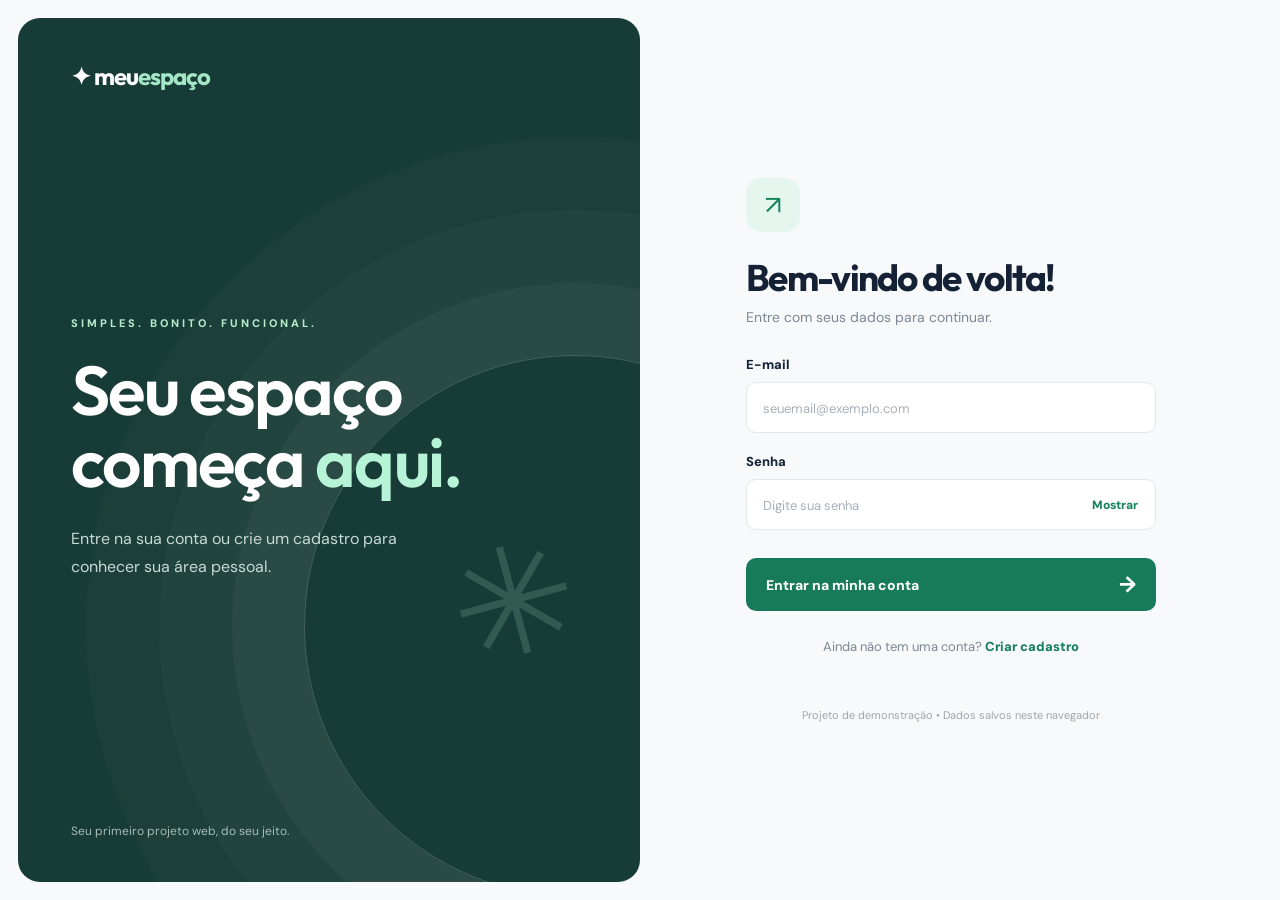
<file: index.html>
<!DOCTYPE html>
<html lang="pt-BR">
<head>
    <meta charset="UTF-8">
    <meta name="viewport" content="width=device-width, initial-scale=1.0">
    <title>Login | Meu Espaço</title>
    <link rel="stylesheet" href="style.css">
    <script defer src="script.js"></script>
</head>

<body data-page="login">
    <main class="layout">

        <section class="brand-panel">
            <div class="logo">✦ meu<span>espaço</span></div>

            <div class="brand-content">
                <div class="eyebrow">SIMPLES. BONITO. FUNCIONAL.</div>
                <h1>Seu espaço<br>começa <em>aqui.</em></h1>
                <p>Entre na sua conta ou crie um cadastro para conhecer sua área pessoal.</p>
            </div>

            <div class="brand-footer">Seu primeiro projeto web, do seu jeito.</div>
        </section>

        <section class="form-panel">
            <div class="form-card">
                <div class="mobile-logo">✦ meuespaço</div>
                <div class="form-icon">↗</div>

                <h2>Bem-vindo de volta!</h2>
                <p class="subtitle">Entre com seus dados para continuar.</p>

                <div id="alert" class="alert" role="status"></div>

                <form id="loginForm">
                    <label for="email">E-mail</label>
                    <input
                        type="email"
                        id="email"
                        placeholder="seuemail@exemplo.com"
                        required
                    >

                    <label for="password">Senha</label>
                    <div class="password-wrap">
                        <input
                            type="password"
                            id="password"
                            placeholder="Digite sua senha"
                            required
                        >
                        <button type="button" class="show-password" data-toggle="password">
                            Mostrar
                        </button>
                    </div>

                    <button type="submit" class="primary-btn">
                        Entrar na minha conta <span>→</span>
                    </button>
                </form>

                <p class="form-bottom">
                    Ainda não tem uma conta?
                    <a href="cadastro.html">Criar cadastro</a>
                </p>
            </div>
            <p class="note">Projeto de demonstração • Dados salvos neste navegador</p>
        </section>

    </main>
</body>
</html>
</file>
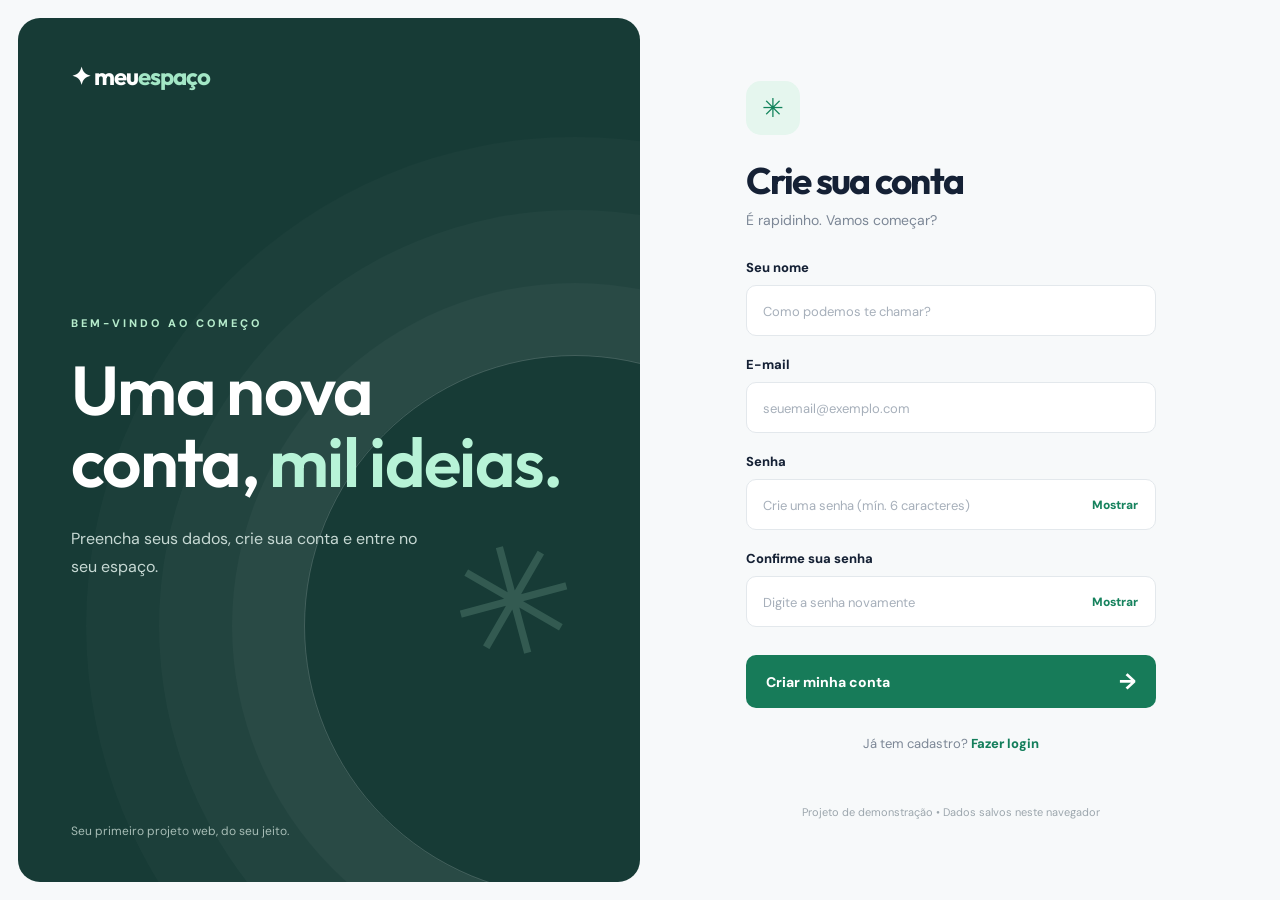
<file: cadastro.html>
<!DOCTYPE html>
<html lang="pt-BR">
<head>
    <meta charset="UTF-8">
    <meta name="viewport" content="width=device-width, initial-scale=1.0">
    <title>Cadastro | Meu Espaço</title>
    <link rel="stylesheet" href="style.css">
    <script defer src="script.js"></script>
</head>

<body data-page="cadastro">
    <main class="layout">

        <section class="brand-panel">
            <div class="logo">✦ meu<span>espaço</span></div>

            <div class="brand-content">
                <div class="eyebrow">BEM-VINDO AO COMEÇO</div>
                <h1>Uma nova<br>conta, <em>mil ideias.</em></h1>
                <p>Preencha seus dados, crie sua conta e entre no seu espaço.</p>
            </div>

            <div class="brand-footer">Seu primeiro projeto web, do seu jeito.</div>
        </section>

        <section class="form-panel">
            <div class="form-card">
                <div class="mobile-logo">✦ meuespaço</div>
                <div class="form-icon">✳</div>

                <h2>Crie sua conta</h2>
                <p class="subtitle">É rapidinho. Vamos começar?</p>

                <div id="alert" class="alert" role="status"></div>

                <form id="registerForm">

                    <label for="name">Seu nome</label>
                    <input
                        type="text"
                        id="name"
                        placeholder="Como podemos te chamar?"
                        minlength="2"
                        required
                    >

                    <label for="email">E-mail</label>
                    <input
                        type="email"
                        id="email"
                        placeholder="seuemail@exemplo.com"
                        required
                    >

                    <label for="password">Senha</label>
                    <div class="password-wrap">
                        <input
                            type="password"
                            id="password"
                            placeholder="Crie uma senha (mín. 6 caracteres)"
                            minlength="6"
                            required
                        >
                        <button type="button" class="show-password" data-toggle="password">
                            Mostrar
                        </button>
                    </div>

                    <label for="confirmPassword">Confirme sua senha</label>
                    <div class="password-wrap">
                        <input
                            type="password"
                            id="confirmPassword"
                            placeholder="Digite a senha novamente"
                            minlength="6"
                            required
                        >
                        <button type="button" class="show-password" data-toggle="confirmPassword">
                            Mostrar
                        </button>
                    </div>

                    <button type="submit" class="primary-btn">
                        Criar minha conta <span>→</span>
                    </button>
                </form>

                <p class="form-bottom">
                    Já tem cadastro?
                    <a href="index.html">Fazer login</a>
                </p>
            </div>
            <p class="note">Projeto de demonstração • Dados salvos neste navegador</p>
        </section>

    </main>
</body>
</html>
</file>
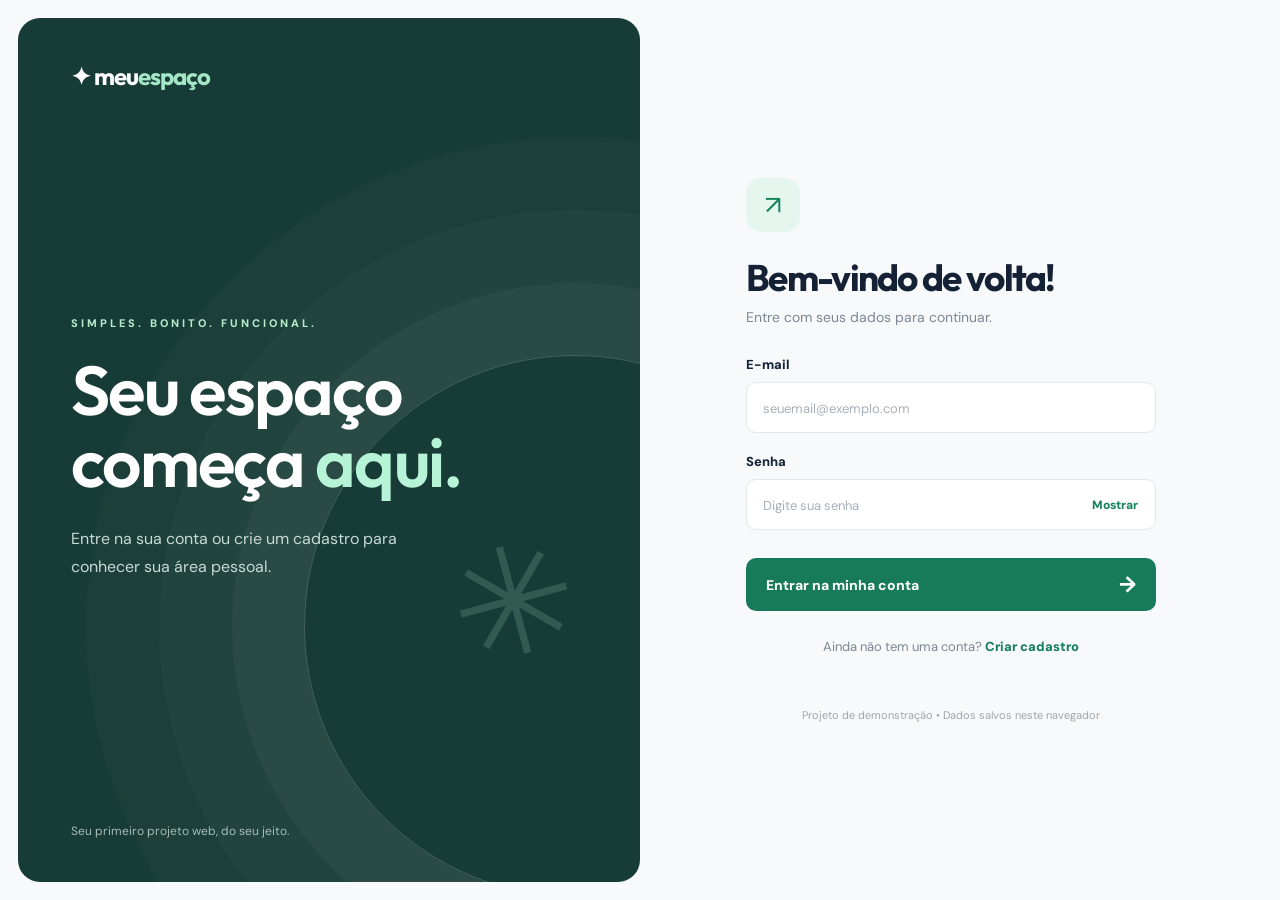
<file: home.html>
<!DOCTYPE html>
<html lang="pt-BR">
<head>
    <meta charset="UTF-8">
    <meta name="viewport" content="width=device-width, initial-scale=1.0">
    <title>Início | Meu Espaço</title>
    <link rel="stylesheet" href="style.css">
    <script defer src="script.js"></script>
</head>

<body data-page="home" class="home-page">

    <header class="home-header">
        <div class="logo">✦ meu<span>espaço</span></div>
        <button id="logoutBtn" class="outline-btn">Sair da conta ↗</button>
    </header>

    <main class="home-main">

        <div class="success-mark">✓</div>

        <div class="eyebrow dark-eyebrow">
            LOGIN REALIZADO COM SUCESSO
        </div>

        <h1>Bem-vindo(a),<br><em id="welcomeName">visitante</em>!</h1>

        <p>Você criou sua conta e entrou no sistema. Tá funcionando direitinho! 🚀</p>

        <div class="welcome-card">
            <span class="status-dot"></span>
            <div>
                <strong>Tudo certo por aqui!</strong>
                <small>Seu primeiro sistema de login está rodando.</small>
            </div>
        </div>

        <button id="logoutMainBtn" class="primary-btn home-logout">
            Sair e voltar ao login <span>→</span>
        </button>

    </main>

    <footer class="home-footer">
        Feito com HTML, CSS e JavaScript ✦
    </footer>

</body>
</html>
</file>
<file: style.css>
@import url('https://fonts.googleapis.com/css2?family=DM+Sans:wght@400;500;600;700;800&family=Outfit:wght@400;500;600;700;800&display=swap');

:root {
    --navy: #152135;
    --mint: #b7f3d7;
    --green: #15815e;
    --muted: #7c8796;
    --border: #e3e8ec;
}

* {
    box-sizing: border-box;
}

body {
    margin: 0;
    font-family: 'DM Sans', Arial, sans-serif;
    color: var(--navy);
    background: #f7f9fa;
}

button, input {
    font: inherit;
}

button {
    cursor: pointer;
}

a {
    color: #137e5b;
    text-decoration: none;
    font-weight: 800;
}

a:hover {
    text-decoration: underline;
}

/* Layout principal */

.layout {
    display: grid;
    grid-template-columns: 1fr 1fr;
    min-height: 100vh;
    padding: 18px;
}

/* Painel esquerdo */

.brand-panel {
    position: relative;
    display: flex;
    flex-direction: column;
    justify-content: space-between;
    overflow: hidden;
    min-height: 600px;
    background: #173b36;
    border-radius: 22px;
    padding: 43px 53px;
    color: white;
}

.brand-panel::before {
    content: "";
    position: absolute;
    width: 540px;
    height: 540px;
    border: 1px solid #ffffff30;
    border-radius: 50%;
    left: 46%;
    top: 39%;
    box-shadow:
        0 0 0 72px #ffffff08,
        0 0 0 145px #ffffff07,
        0 0 0 218px #ffffff05;
}

.brand-panel::after {
    content: "✳";
    position: absolute;
    right: 10%;
    bottom: 21%;
    font-size: 150px;
    color: #b7f3d72c;
    transform: rotate(-15deg);
}

.logo {
    position: relative;
    z-index: 1;
    font-family: Outfit, Arial, sans-serif;
    font-size: 24px;
    font-weight: 700;
    letter-spacing: -1px;
}

.logo span {
    color: #a3e7c6;
}

.brand-content {
    position: relative;
    z-index: 1;
    max-width: 550px;
}

.eyebrow {
    font-weight: 800;
    letter-spacing: 3px;
    font-size: 11px;
    color: #b6eccc;
    margin-bottom: 24px;
}

h1, h2 {
    font-family: Outfit, Arial, sans-serif;
    letter-spacing: -1.7px;
}

.brand-content h1 {
    font-size: clamp(55px, 5.4vw, 95px);
    font-weight: 600;
    line-height: 1.04;
    margin: 0 0 27px;
}

.brand-content h1 em,
.home-main h1 em {
    font-style: normal;
    color: var(--mint);
}

.brand-content p {
    font-size: 16px;
    color: #c7d9d4;
    line-height: 1.8;
    max-width: 350px;
}

.brand-footer {
    position: relative;
    z-index: 1;
    color: #a6bcb5;
    font-size: 12px;
}

/* Formulários */

.form-panel {
    display: flex;
    align-items: center;
    justify-content: center;
    flex-direction: column;
    padding: 35px 30px;
}

.form-card {
    width: 100%;
    max-width: 410px;
}

.mobile-logo {
    display: none;
}

.form-icon {
    display: grid;
    place-items: center;
    width: 54px;
    height: 54px;
    background: #e5f6ee;
    border-radius: 15px;
    color: #12835c;
    font-size: 26px;
    margin-bottom: 25px;
}

h2 {
    font-size: 37px;
    line-height: 1.15;
    margin: 0 0 9px;
}

.subtitle {
    color: var(--muted);
    font-size: 14px;
    margin: 0 0 30px;
}

.form-card label {
    display: block;
    font-size: 13px;
    font-weight: 800;
    margin: 20px 0 9px;
}

.form-card input {
    width: 100%;
    height: 51px;
    padding: 0 16px;
    border: 1px solid var(--border);
    border-radius: 10px;
    outline: none;
    background: white;
    color: #1c2c3e;
    transition: 0.2s;
}

.form-card input:focus {
    border-color: #2ca87a;
    box-shadow: 0 0 0 3px #2ca87a17;
}

.form-card input::placeholder {
    color: #a6afba;
    font-size: 13px;
}

.password-wrap {
    position: relative;
}

.password-wrap input {
    padding-right: 90px;
}

.show-password {
    position: absolute;
    right: 10px;
    top: 50%;
    transform: translateY(-50%);
    border: none;
    background: transparent;
    color: #16825d;
    font-size: 12px;
    font-weight: 800;
    padding: 8px;
}

/* Botões */

.primary-btn {
    display: flex;
    align-items: center;
    justify-content: space-between;
    width: 100%;
    margin-top: 28px;
    background: #177b59;
    color: white;
    border: none;
    border-radius: 10px;
    min-height: 53px;
    padding: 0 20px;
    font-weight: 800;
    font-size: 14px;
    transition: 0.2s;
}

.primary-btn span {
    font-size: 22px;
}

.primary-btn:hover {
    background: #0e6447;
    transform: translateY(-1px);
}

.form-bottom {
    text-align: center;
    font-size: 13px;
    color: var(--muted);
    margin-top: 27px;
}

.note {
    font-size: 11px;
    color: #9ca6ad;
    margin: 40px 0 0;
    text-align: center;
}

/* Alertas */

.alert {
    display: none;
    border-radius: 9px;
    padding: 13px 14px;
    margin: 15px 0;
    font-size: 13px;
    line-height: 1.5;
}

.alert.visible {
    display: block;
}

.alert.error {
    background: #ffebeb;
    color: #a33333;
}

.alert.success {
    background: #e4f8ee;
    color: #126646;
}

/* Tela de boas-vindas */

.home-page {
    min-height: 100vh;
    display: flex;
    flex-direction: column;
    background: #f5faf7;
}

.home-header {
    display: flex;
    align-items: center;
    justify-content: space-between;
    padding: 27px max(5vw, 25px);
    border-bottom: 1px solid #deebe4;
}

.home-header .logo {
    color: #173b36;
}

.outline-btn {
    background: white;
    border: 1px solid #bed6c8;
    color: #236f51;
    border-radius: 9px;
    padding: 12px 20px;
    font-weight: 800;
}

.outline-btn:hover {
    background: #e4f6ea;
}

.home-main {
    flex: 1;
    width: 100%;
    max-width: 660px;
    margin: auto;
    padding: 60px 24px;
    text-align: center;
}

.success-mark {
    margin: 0 auto 30px;
    display: grid;
    place-items: center;
    border-radius: 23px;
    background: #d4f8e2;
    color: #1c8c5f;
    font-size: 43px;
    font-weight: 800;
    width: 90px;
    height: 90px;
}

.dark-eyebrow {
    color: #18895e;
    margin-bottom: 18px;
}

.home-main h1 {
    font-size: clamp(52px, 8vw, 85px);
    line-height: 1.07;
    margin: 0 0 22px;
}

.home-main h1 em {
    color: #12875f;
}

.home-main > p {
    font-size: 17px;
    color: #657d71;
    line-height: 1.7;
}

.welcome-card {
    display: flex;
    align-items: center;
    gap: 14px;
    text-align: left;
    background: white;
    border: 1px solid #deebe4;
    border-radius: 13px;
    padding: 20px 23px;
    margin-top: 38px;
}

.status-dot {
    width: 12px;
    height: 12px;
    border-radius: 50%;
    background: #1ca66b;
    box-shadow: 0 0 0 5px #dff7ea;
    flex-shrink: 0;
}

.welcome-card strong,
.welcome-card small {
    display: block;
}

.welcome-card small {
    color: #829087;
    margin-top: 5px;
}

.home-logout {
    max-width: 270px;
    margin: 25px auto;
}

.home-footer {
    text-align: center;
    color: #8ca295;
    font-size: 12px;
    padding: 25px;
}

/* Adaptação para celular */

@media (max-width: 800px) {
    .layout {
        display: block;
        padding: 0;
    }

    .brand-panel {
        display: none;
    }

    .form-panel {
        min-height: 100vh;
        padding: 45px 25px;
    }

    .mobile-logo {
        display: block;
        font-family: Outfit, Arial, sans-serif;
        font-weight: 800;
        font-size: 22px;
        color: #167f59;
        margin-bottom: 50px;
    }

    .form-card {
        max-width: 440px;
    }
}

@media (max-width: 440px) {
    h2 {
        font-size: 32px;
    }

    .home-header {
        padding: 20px;
    }

    .home-header .logo {
        font-size: 20px;
    }

    .outline-btn {
        padding: 10px 12px;
        font-size: 12px;
    }
}
</file>
